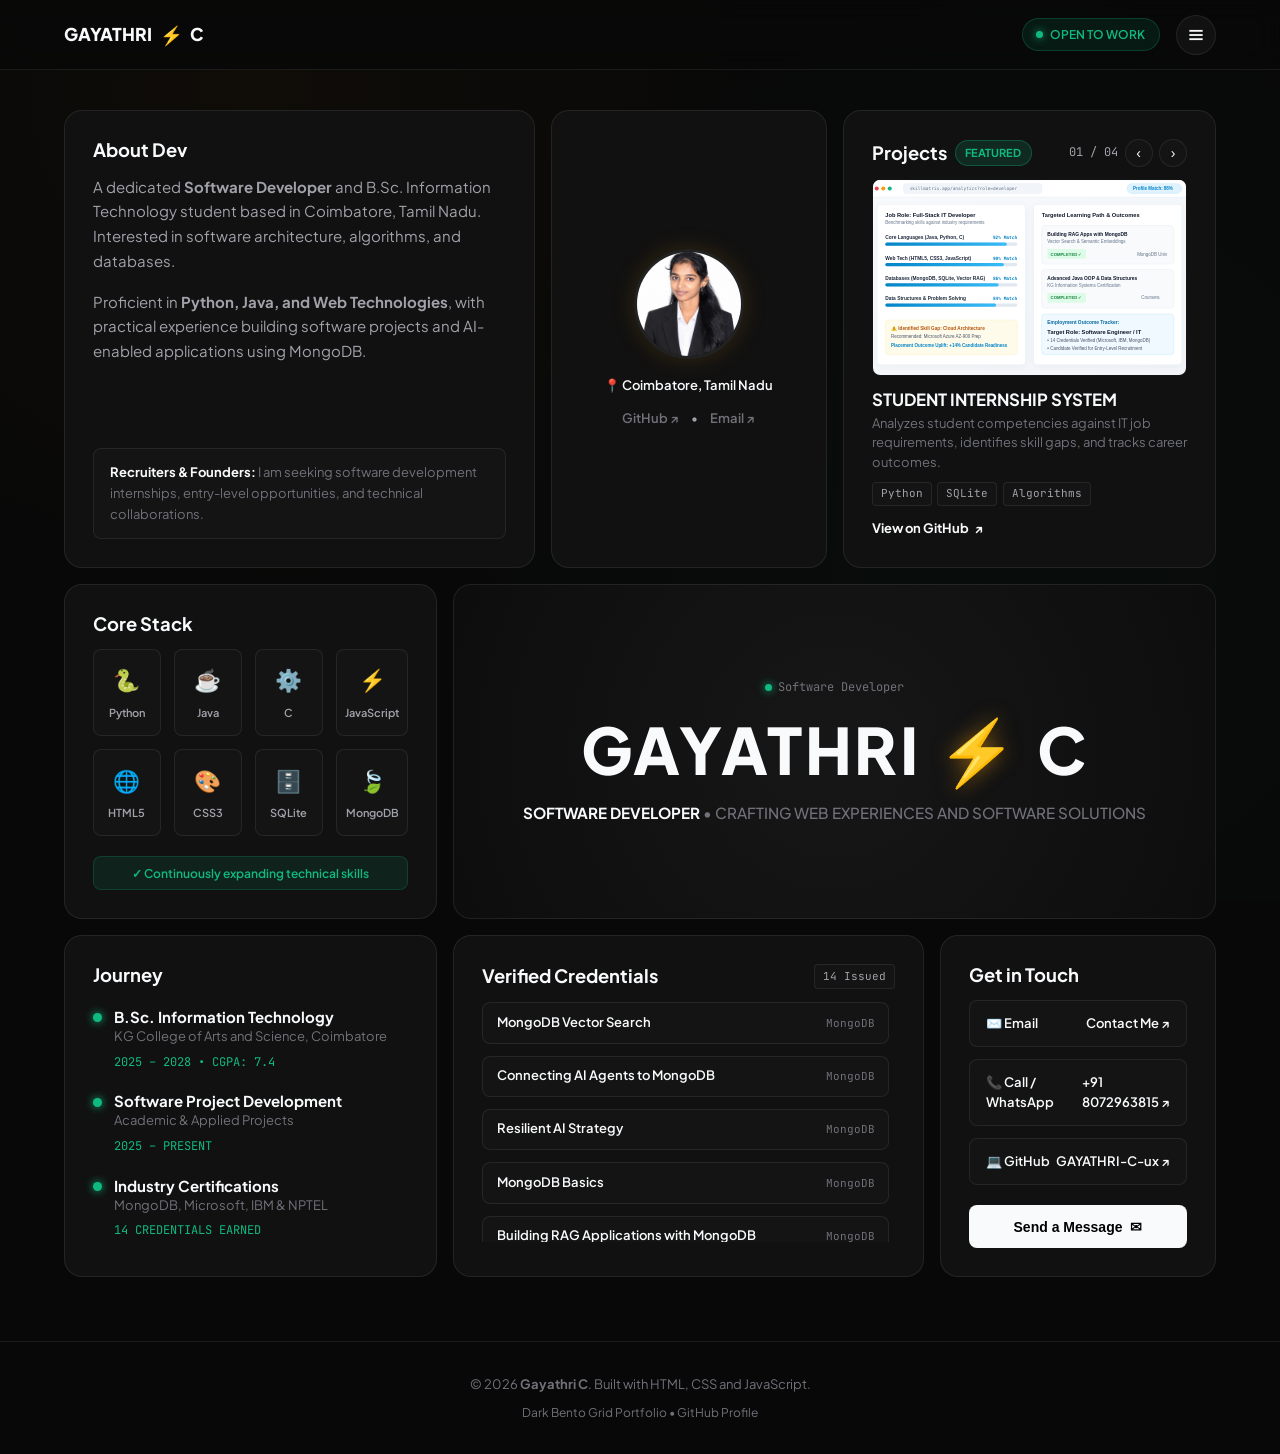
<file: index.html>
<!DOCTYPE html>
<html lang="en">
<head>
  <meta charset="UTF-8">
  <meta name="viewport" content="width=device-width, initial-scale=1.0">

  <title>Gayathri C • Software Developer</title>
  <meta name="description" content="Portfolio of Gayathri C, Software Developer and B.Sc. Information Technology student from Coimbatore, Tamil Nadu.">

  <meta name="author" content="Gayathri C">
  <meta name="theme-color" content="#080808">

  <meta property="og:type" content="website">
  <meta property="og:title" content="Gayathri C • Software Developer">
  <meta property="og:description" content="Explore my software projects, skills, and certifications.">
  <meta property="og:image" content="assets/images/gayathri-photo.jpg">

  <link rel="icon" type="image/svg+xml" href="assets/images/favicon.svg">

  <link rel="preconnect" href="https://fonts.googleapis.com">
  <link rel="preconnect" href="https://fonts.gstatic.com" crossorigin>

  <link href="https://fonts.googleapis.com/css2?family=JetBrains+Mono:wght@400;500;600;700&family=Plus+Jakarta+Sans:wght@400;500;600;700;800;900&display=swap" rel="stylesheet">

  <link rel="stylesheet" href="css/style.css">
</head>

<body>

  <a href="#main-content" class="skip-link">Skip to main content</a>

  <!-- Header -->
  <header class="site-header" id="site-header">
    <div class="container header-container">

      <a href="#main-content" class="brand-badge" aria-label="Gayathri C Home">
        <span>GAYATHRI</span>
        <span class="bolt-icon" aria-hidden="true">⚡</span>
        <span>C</span>
      </a>

      <div class="header-right">
        <div class="status-indicator-pill">
          <span class="status-dot-pulse"></span>
          <span>OPEN TO WORK</span>
        </div>

        <button type="button"
          class="slider-menu-btn"
          id="slider-menu-toggle"
          aria-label="Open navigation menu"
          aria-expanded="false"
          aria-controls="slider-drawer-panel">

          <svg width="20" height="20" viewBox="0 0 24 24"
            fill="none" stroke="currentColor" stroke-width="2.2">
            <line x1="4" y1="7" x2="20" y2="7"></line>
            <line x1="4" y1="12" x2="20" y2="12"></line>
            <line x1="4" y1="17" x2="20" y2="17"></line>
          </svg>

        </button>
      </div>
    </div>
  </header>

  <!-- Navigation Drawer -->
  <div class="drawer-backdrop" id="slider-drawer-backdrop" aria-hidden="true">

    <aside class="drawer-panel" id="slider-drawer-panel"
      role="dialog" aria-modal="true" aria-label="Quick Navigation">

      <div class="drawer-top">
        <div class="brand-badge">
          <span>GAYATHRI</span>
          <span class="bolt-icon">⚡</span>
          <span>C</span>
        </div>

        <button type="button" class="drawer-close"
          id="slider-close-btn" aria-label="Close menu">&times;</button>
      </div>

      <nav class="drawer-nav" aria-label="Navigation Links">
        <a href="#card-about" class="drawer-link slider-nav-link">01 About Dev</a>
        <a href="#card-projects" class="drawer-link slider-nav-link">02 Projects</a>
        <a href="#card-stack" class="drawer-link slider-nav-link">03 Core Stack</a>
        <a href="#card-journey" class="drawer-link slider-nav-link">04 Education</a>
        <a href="#card-certifications" class="drawer-link slider-nav-link">05 Certifications</a>
        <a href="#card-contact" class="drawer-link slider-nav-link">06 Contact</a>
      </nav>

      <div class="drawer-contact-info">
        <h4>Direct Contact</h4>
        <a href="mailto:cgayathri286@gmail.com" class="drawer-contact-item">
          ✉️ cgayathri286@gmail.com
        </a>
        <a href="tel:+918072963815" class="drawer-contact-item">
          📞 +91 8072963815
        </a>
        <a href="https://github.com/GAYATHRI-C-ux"
          target="_blank" rel="noopener noreferrer"
          class="drawer-contact-item">
          💻 GitHub Profile ↗
        </a>
        <p>📍 Coimbatore, Tamil Nadu, India</p>
      </div>

    </aside>
  </div>

  <!-- Main Content -->
  <main id="main-content" class="bento-section">
    <div class="container">
      <div class="bento-grid">

        <!-- About -->
        <article class="bento-card card-about" id="card-about">
          <h2 class="card-title">About Dev</h2>

          <p>
            A dedicated <strong>Software Developer</strong> and B.Sc.
            Information Technology student based in Coimbatore, Tamil Nadu.
            Interested in software architecture, algorithms, and databases.
          </p>

          <p>
            Proficient in <strong>Python, Java, and Web Technologies</strong>,
            with practical experience building software projects and
            AI-enabled applications using MongoDB.
          </p>

          <div class="recruiter-note-box">
            <strong>Recruiters &amp; Founders:</strong>
            I am seeking software development internships, entry-level
            opportunities, and technical collaborations.
          </div>
        </article>

        <!-- Profile Photo -->
        <section class="bento-card card-photo-hero"
          id="card-photo-hero" aria-label="Gayathri Profile">

          <div class="hero-avatar-ring">
            <img src="assets/images/gayathri-photo.jpg"
              alt="Portrait of Gayathri C" class="hero-avatar-img">
          </div>

          <div class="avatar-location">
            📍 Coimbatore, Tamil Nadu
          </div>

          <div class="avatar-links">
            <a href="https://github.com/GAYATHRI-C-ux"
              target="_blank" rel="noopener noreferrer">
              GitHub ↗
            </a>

            <span>•</span>

            <a href="mailto:cgayathri286@gmail.com">Email ↗</a>
          </div>
        </section>

        <!-- Projects Slider -->
        <article class="bento-card card-projects-slider" id="card-projects">

          <div class="project-slider-top">
            <div style="display:flex;align-items:center;gap:0.5rem">
              <h3 class="card-title" style="margin-bottom:0">Projects</h3>
              <span class="ai-badge-pill" id="slider-badge">Featured</span>
            </div>

            <div class="slider-controls">
              <span id="slider-counter"
                style="font-family:var(--font-mono);font-size:0.75rem">
                01 / 04
              </span>

              <button type="button" class="slider-arrow-btn"
                id="slider-prev-btn" aria-label="Previous project">‹</button>

              <button type="button" class="slider-arrow-btn"
                id="slider-next-btn" aria-label="Next project">›</button>
            </div>
          </div>

          <div class="project-slides-viewport" id="project-slides-viewport">

            <!-- Project 1 -->
            <div class="project-slide-item active"
              data-index="0"
              data-badge="FEATURED"
              data-id="skillgap"
              data-title="STUDENT INTERNSHIP SYSTEM"
              data-desc="Analyzes student competencies against IT job requirements, identifies skill gaps, and tracks career outcomes."
              data-tags="Python,SQLite,Algorithms">

              <img src="assets/images/project-skill-gap.svg"
                alt="STUDENT INTERNSHIP SYSTEM"
                class="project-slide-img">
            </div>

            <!-- Project 2 -->
            <div class="project-slide-item"
              data-index="1"
              data-badge="AI &amp; RAG"
              data-id="mongoai"
              data-title="AI Applications with MongoDB Vector Search"
              data-desc="Uses MongoDB Atlas vector indexes for semantic search and Retrieval-Augmented Generation applications."
              data-tags="MongoDB Atlas,Vector Search,Python,RAG">

              <img src="assets/images/project-mongodb-ai.svg"
                alt="MongoDB AI Vector Search Project"
                class="project-slide-img">
            </div>

            <!-- Project 3 -->
            <div class="project-slide-item"
              data-index="2"
              data-badge="WEB APP"
              data-id="ecom"
              data-title="Modern Web &amp; E-Commerce Storefront"
              data-desc="A web storefront with category filtering, shopping cart management, and checkout simulation."
              data-tags="HTML5,CSS3,JavaScript,LocalStorage">

              <img src="assets/images/project-ecommerce.svg"
                alt="E-Commerce Storefront Project"
                class="project-slide-img">
            </div>

            <!-- Project 4: UPDATED PROJECT NAME -->
            <div class="project-slide-item"
              data-index="3"
              data-badge="JAVA OOP"
              data-id="intern"
              data-title="Student Internship Management System"
              data-desc="A Java console application that allows students to apply for internships and administrators to approve or reject applications. Demonstrates classes, objects, Scanner input, and conditional logic."
              data-tags="Java,OOP,Scanner,Conditional Logic"
              data-page="projects/student-internship.html">

              <img src="assets/images/project-internship.svg"
                alt="Student Internship Management System"
                class="project-slide-img">
            </div>

          </div>

          <!-- Project Details -->
          <div class="slider-project-info">

            <h4 class="slider-project-title" id="slider-info-title">
              STUDENT INTERNSHIP SYSTEM
            </h4>

            <p class="slider-project-desc" id="slider-info-desc">
              Analyzes student competencies against IT job requirements.
            </p>

            <div class="slider-project-tags" id="slider-info-tags">
              <span class="tag-pill">Python</span>
              <span class="tag-pill">SQLite</span>
              <span class="tag-pill">Algorithms</span>
            </div>

            <a href="https://github.com/GAYATHRI-C-ux/Student-Internship-System"
              target="_blank"
              rel="noopener noreferrer"
              class="project-link-btn"
              id="student-internship-github-link">
              <span>View on GitHub</span>
              <span>↗</span>
            </a>

          </div>
        </article>

        <!-- Core Stack -->
        <article class="bento-card card-stack" id="card-stack">
          <h3 class="card-title">Core Stack</h3>

          <div class="stack-icons-grid">
            <div class="stack-item">
              <div class="stack-icon">🐍</div>
              <span class="stack-name">Python</span>
            </div>

            <div class="stack-item">
              <div class="stack-icon">☕</div>
              <span class="stack-name">Java</span>
            </div>

            <div class="stack-item">
              <div class="stack-icon">⚙️</div>
              <span class="stack-name">C</span>
            </div>

            <div class="stack-item">
              <div class="stack-icon">⚡</div>
              <span class="stack-name">JavaScript</span>
            </div>

            <div class="stack-item">
              <div class="stack-icon">🌐</div>
              <span class="stack-name">HTML5</span>
            </div>

            <div class="stack-item">
              <div class="stack-icon">🎨</div>
              <span class="stack-name">CSS3</span>
            </div>

            <div class="stack-item">
              <div class="stack-icon">🗄️</div>
              <span class="stack-name">SQLite</span>
            </div>

            <div class="stack-item">
              <div class="stack-icon">🍃</div>
              <span class="stack-name">MongoDB</span>
            </div>
          </div>

          <div class="stack-badge-footer">
            ✓ Continuously expanding technical skills
          </div>
        </article>

        <!-- Identity Banner -->
        <article class="bento-card card-identity-banner"
          id="card-identity-banner">

          <div class="live-view-count">
            <span class="status-dot-pulse"></span>
            <span>Software Developer</span>
          </div>

          <h1 class="banner-huge-name">
            GAYATHRI <span class="bolt-symbol">⚡</span> C
          </h1>

          <p class="banner-slogan">
            <strong>SOFTWARE DEVELOPER</strong>
            • CRAFTING WEB EXPERIENCES AND SOFTWARE SOLUTIONS
          </p>
        </article>

        <!-- Education -->
        <article class="bento-card card-journey" id="card-journey">
          <h3 class="card-title">Journey</h3>

          <div class="journey-timeline">

            <div class="journey-item">
              <div class="timeline-dot"></div>
              <div class="journey-content">
                <h4>B.Sc. Information Technology</h4>
                <p class="journey-org">
                  KG College of Arts and Science, Coimbatore
                </p>
                <span class="journey-date">2025 – 2028 • CGPA: 7.4</span>
              </div>
            </div>

            <div class="journey-item">
              <div class="timeline-dot"></div>
              <div class="journey-content">
                <h4>Software Project Development</h4>
                <p class="journey-org">Academic &amp; Applied Projects</p>
                <span class="journey-date">2025 – PRESENT</span>
              </div>
            </div>

            <div class="journey-item">
              <div class="timeline-dot"></div>
              <div class="journey-content">
                <h4>Industry Certifications</h4>
                <p class="journey-org">MongoDB, Microsoft, IBM &amp; NPTEL</p>
                <span class="journey-date">14 CREDENTIALS EARNED</span>
              </div>
            </div>

          </div>
        </article>

        <!-- Certifications -->
        <article class="bento-card card-certifications"
          id="card-certifications">

          <div style="display:flex;align-items:center;justify-content:space-between;margin-bottom:0.85rem">
            <h3 class="card-title" style="margin-bottom:0">
              Verified Credentials
            </h3>
            <span class="tag-pill">14 Issued</span>
          </div>

          <div class="cert-scroll-list" role="region"
            aria-label="Certifications">

            <div class="cert-mini-row">
              <span class="cert-name-text">MongoDB Vector Search</span>
              <span class="cert-tag-issuer">MongoDB</span>
            </div>

            <div class="cert-mini-row">
              <span class="cert-name-text">Connecting AI Agents to MongoDB</span>
              <span class="cert-tag-issuer">MongoDB</span>
            </div>

            <div class="cert-mini-row">
              <span class="cert-name-text">Resilient AI Strategy</span>
              <span class="cert-tag-issuer">MongoDB</span>
            </div>

            <div class="cert-mini-row">
              <span class="cert-name-text">MongoDB Basics</span>
              <span class="cert-tag-issuer">MongoDB</span>
            </div>

            <div class="cert-mini-row">
              <span class="cert-name-text">Building RAG Applications with MongoDB</span>
              <span class="cert-tag-issuer">MongoDB</span>
            </div>

            <div class="cert-mini-row">
              <span class="cert-name-text">Microsoft Azure Fundamentals (AZ-900)</span>
              <span class="cert-tag-issuer">Microsoft</span>
            </div>

            <div class="cert-mini-row">
              <span class="cert-name-text">Microsoft Secure Networking</span>
              <span class="cert-tag-issuer">Microsoft</span>
            </div>

            <div class="cert-mini-row">
              <span class="cert-name-text">IBM Cybersecurity Roles &amp; Operating Systems</span>
              <span class="cert-tag-issuer">IBM</span>
            </div>

            <div class="cert-mini-row">
              <span class="cert-name-text">Web Development (HTML, CSS, JS)</span>
              <span class="cert-tag-issuer">IBM</span>
            </div>

            <div class="cert-mini-row">
              <span class="cert-name-text">Advanced Java Programming</span>
              <span class="cert-tag-issuer">KGISL MicroCollege</span>
            </div>

            <div class="cert-mini-row">
              <span class="cert-name-text">Object-Oriented Programming in Java</span>
              <span class="cert-tag-issuer">Coursera</span>
            </div>

            <div class="cert-mini-row">
              <span class="cert-name-text">Linux &amp; Systems Security Fundamentals</span>
              <span class="cert-tag-issuer">Pearson</span>
            </div>

            <div class="cert-mini-row">
              <span class="cert-name-text">Process Mining Fundamentals</span>
              <span class="cert-tag-issuer">Celonis</span>
            </div>

            <div class="cert-mini-row">
              <span class="cert-name-text">Systems Security Principles</span>
              <span class="cert-tag-issuer">NPTEL / IIT Indore</span>
            </div>

          </div>
        </article>

        <!-- Contact -->
        <article class="bento-card card-contact-action" id="card-contact">

          <div>
            <h3 class="card-title">Get in Touch</h3>

            <div class="contact-quick-links">

              <a href="mailto:cgayathri286@gmail.com"
                class="quick-contact-btn">
                <span>✉️ Email</span>
                <span>Contact Me ↗</span>
              </a>

              <a href="tel:+918072963815"
                class="quick-contact-btn">
                <span>📞 Call / WhatsApp</span>
                <span>+91 8072963815 ↗</span>
              </a>

              <a href="https://github.com/GAYATHRI-C-ux/Student-Internship-System"
                target="_blank" rel="noopener noreferrer"
                class="quick-contact-btn">
                <span>💻 GitHub</span>
                <span>GAYATHRI-C-ux ↗</span>
              </a>

            </div>
          </div>

          <button type="button" class="btn-message-launch"
            id="btn-open-contact-modal">
            <span>Send a Message</span>
            <span>✉</span>
          </button>

        </article>

      </div>
    </div>
  </main>

  <!-- Footer -->
  <footer class="site-footer">
    <div class="container">
      <p>
        &copy; <span id="current-year">2026</span>
        <strong>Gayathri C</strong>.
        Built with HTML, CSS and JavaScript.
      </p>

      <p style="margin-top:0.5rem;font-size:0.75rem">
        Dark Bento Grid Portfolio •
        <a href="https://github.com/GAYATHRI-C-ux"
          target="_blank" rel="noopener noreferrer">
          GitHub Profile
        </a>
      </p>
    </div>
  </footer>

  <!-- Contact Modal -->
  <div class="modal-backdrop" id="contact-modal"
    role="dialog" aria-modal="true"
    aria-labelledby="contact-modal-title" aria-hidden="true">

    <div class="modal-dialog">

      <button type="button" class="modal-close-btn"
        id="contact-modal-close" aria-label="Close dialog">
        &times;
      </button>

      <h3 id="contact-modal-title">Let's Connect</h3>

      <p>
        Complete this form to prepare an email to
        cgayathri286@gmail.com.
      </p>

      <form id="contact-form" novalidate>

        <div class="form-group">
          <label for="contact-name" class="form-label">Your Name *</label>
          <input type="text" id="contact-name" class="form-input"
            placeholder="Enter your name" required autocomplete="name">
        </div>

        <div class="form-group">
          <label for="contact-email" class="form-label">Your Email *</label>
          <input type="email" id="contact-email" class="form-input"
            placeholder="Enter your email" required autocomplete="email">
        </div>

        <div class="form-group">
          <label for="contact-subject" class="form-label">Inquiry Topic</label>
          <select id="contact-subject" class="form-select">
            <option value="Internship / Full-time Opportunity">
              Software Developer Internship / Role
            </option>
            <option value="Freelance Web Project">
              Website or Web Application Project
            </option>
            <option value="Technical Collaboration">
              Technical Collaboration / AI Project
            </option>
            <option value="General Question">General Inquiry</option>
          </select>
        </div>

        <div class="form-group">
          <label for="contact-msg" class="form-label">Message *</label>
          <textarea id="contact-msg" class="form-textarea"
            rows="4" placeholder="Enter your message" required></textarea>
        </div>

        <button type="submit" class="btn-message-launch">
          <span>Send via Email Client</span>
          <span>↗</span>
        </button>

      </form>
    </div>
  </div>

  <!-- Project Details Modal -->
  <div class="modal-backdrop" id="project-modal"
    role="dialog" aria-modal="true"
    aria-labelledby="project-modal-title" aria-hidden="true">

    <div class="modal-dialog">

      <button type="button" class="modal-close-btn"
        id="project-modal-close" aria-label="Close project dialog">
        &times;
      </button>

      <div id="project-modal-content"></div>

    </div>
  </div>

  <!-- Notification -->
  <div class="toast" id="toast" role="status" aria-live="polite">
    <span>⚡</span>
    <span id="toast-message">Notification message</span>
  </div>

  <script src="js/script.js"></script>

</body>
</html>
</file>
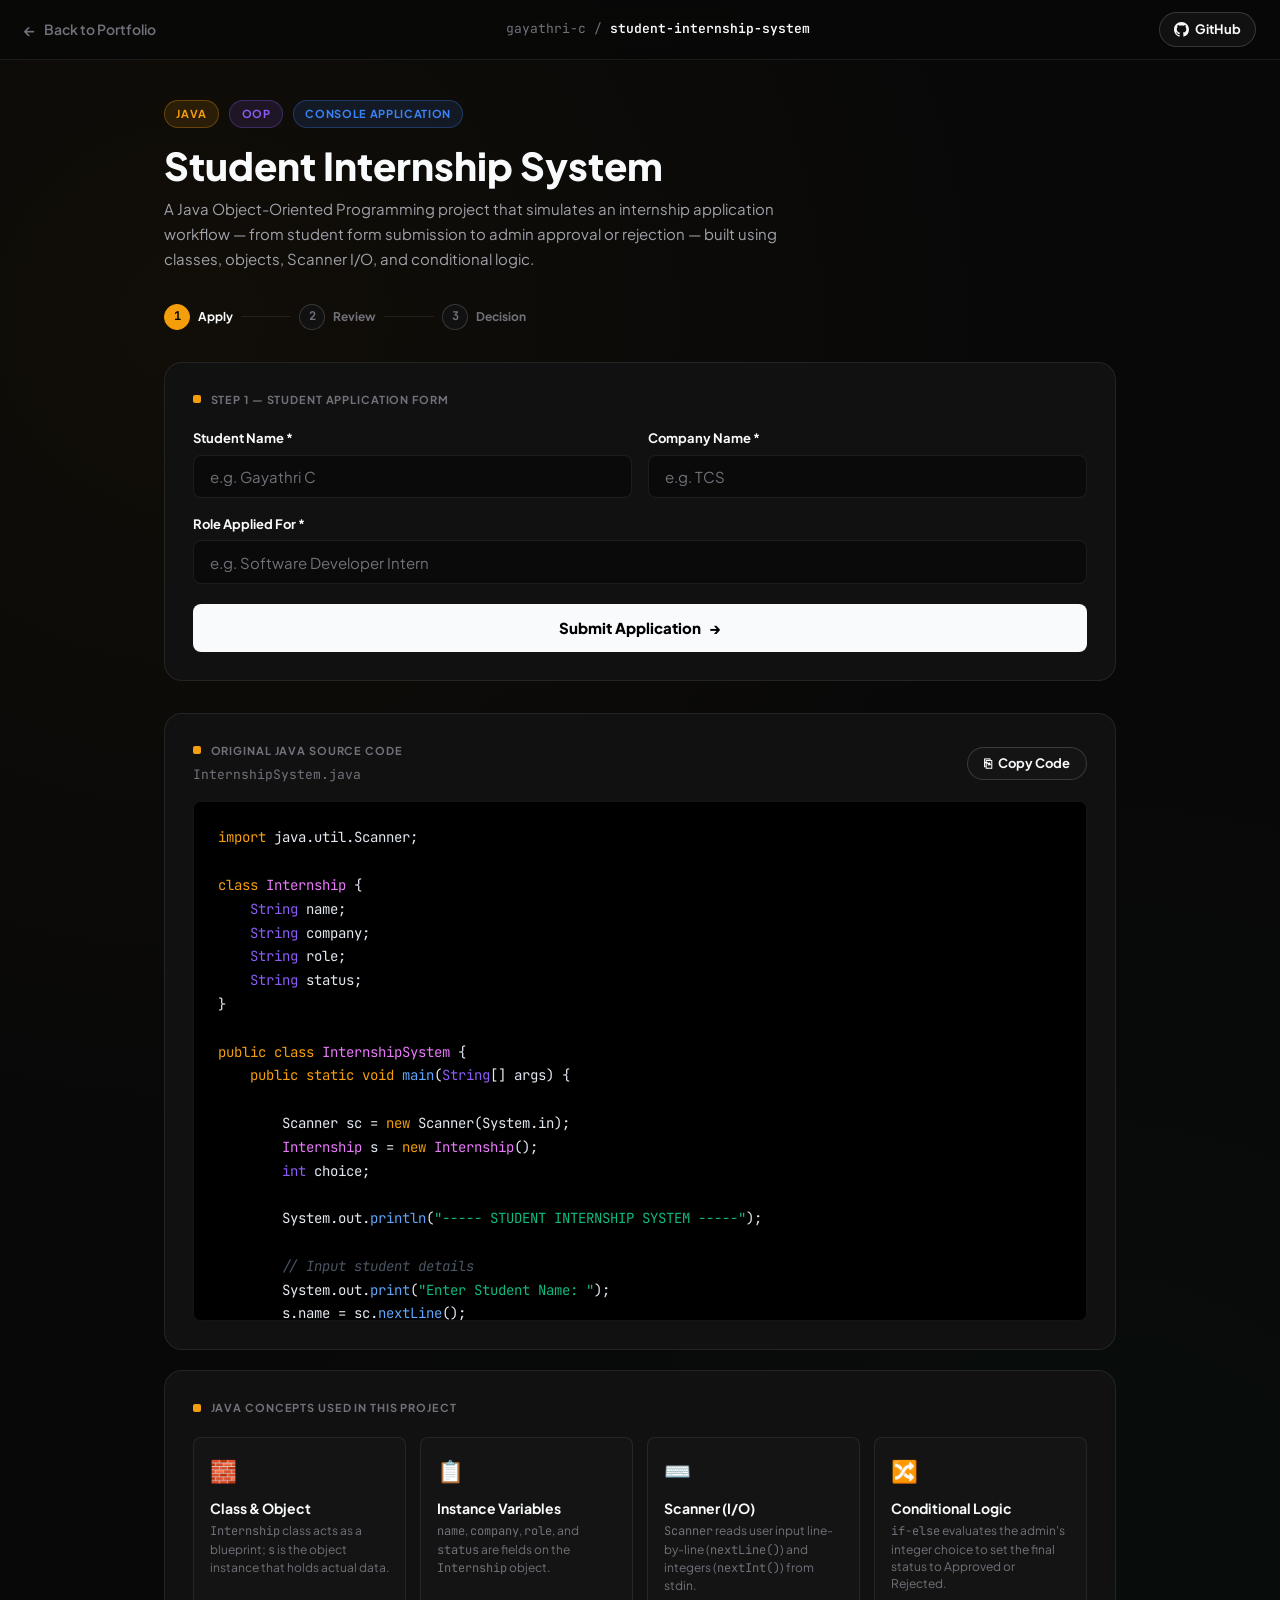
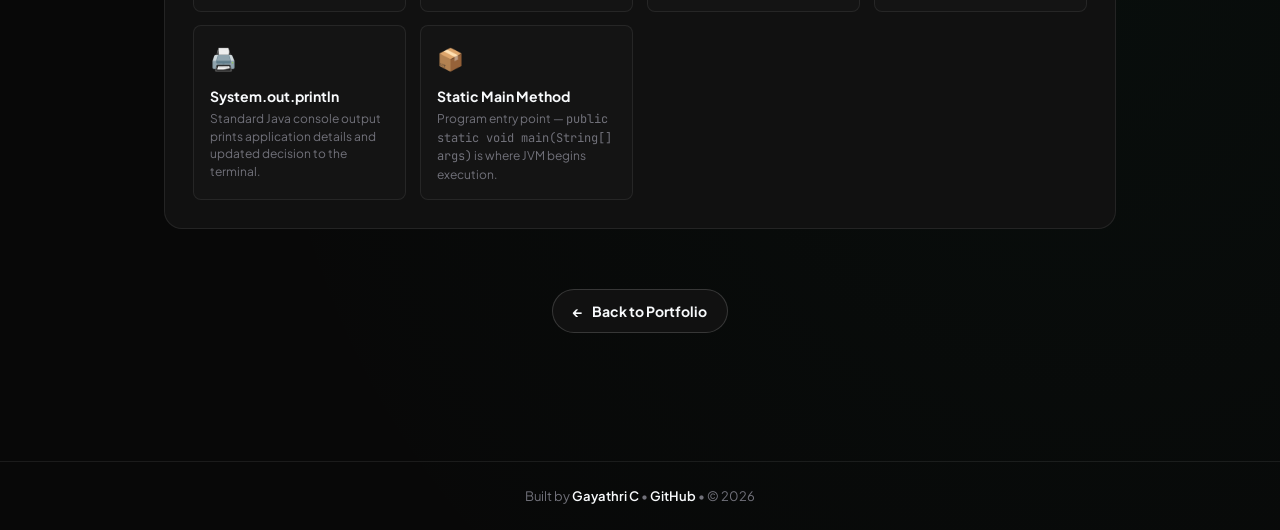
<file: projects/student-internship.html>
<!DOCTYPE html>
<html lang="en">
<head>
  <meta charset="UTF-8">
  <meta name="viewport" content="width=device-width, initial-scale=1.0">
  <title>Student Internship System — Gayathri C</title>
  <meta name="description" content="Student Internship System — Java OOP project by Gayathri C. Interactive web demo with live application submission and admin review.">
  <link rel="icon" type="image/svg+xml" href="../assets/images/favicon.svg">
  <link rel="preconnect" href="https://fonts.googleapis.com">
  <link rel="preconnect" href="https://fonts.gstatic.com" crossorigin>
  <link href="https://fonts.googleapis.com/css2?family=JetBrains+Mono:wght@400;500;600;700&family=Plus+Jakarta+Sans:wght@400;500;600;700;800;900&display=swap" rel="stylesheet">
  <style>
    /* =========================================================
       CSS CUSTOM PROPERTIES — matches portfolio dark theme
       ========================================================= */
    :root {
      --bg-page:         #080808;
      --bg-card:         #111111;
      --bg-card-hover:   #161616;
      --bg-subtle:       #141414;
      --bg-input:        #0a0a0a;
      --text-title:      #f8fafc;
      --text-body:       #a1a1aa;
      --text-muted:      #71717a;
      --accent-gold:     #f59e0b;
      --accent-green:    #10b981;
      --accent-red:      #ef4444;
      --accent-blue:     #3b82f6;
      --accent-purple:   #8b5cf6;
      --border-subtle:   rgba(255,255,255,0.08);
      --border-medium:   rgba(255,255,255,0.16);
      --font-sans:       'Plus Jakarta Sans', -apple-system, sans-serif;
      --font-mono:       'JetBrains Mono', monospace;
      --radius-card:     18px;
      --radius-sm:       8px;
      --radius-pill:     9999px;
      --transition:      250ms ease;
    }

    /* =========================================================
       BASE RESET
       ========================================================= */
    *, *::before, *::after { box-sizing: border-box; margin: 0; padding: 0; }
    html { font-size: 16px; scroll-behavior: smooth; -webkit-font-smoothing: antialiased; }
    body {
      font-family: var(--font-sans);
      background-color: var(--bg-page);
      color: var(--text-body);
      line-height: 1.6;
      min-height: 100vh;
      background-image:
        radial-gradient(circle at 15% 15%, rgba(245,158,11,0.04) 0%, transparent 40%),
        radial-gradient(circle at 85% 75%, rgba(16,185,129,0.03) 0%, transparent 45%);
    }
    h1, h2, h3, h4 { color: var(--text-title); line-height: 1.25; font-weight: 700; }
    a { color: inherit; text-decoration: none; }
    button { font-family: var(--font-sans); cursor: pointer; }
    code, pre { font-family: var(--font-mono); }

    /* =========================================================
       STICKY HEADER
       ========================================================= */
    .page-header {
      position: sticky;
      top: 0;
      z-index: 100;
      background: rgba(8,8,8,0.9);
      backdrop-filter: blur(12px);
      border-bottom: 1px solid var(--border-subtle);
      padding: 0 1.5rem;
      height: 60px;
      display: flex;
      align-items: center;
      justify-content: space-between;
    }
    .header-back-link {
      display: inline-flex;
      align-items: center;
      gap: 0.5rem;
      font-size: 0.875rem;
      font-weight: 600;
      color: var(--text-muted);
      transition: color var(--transition);
    }
    .header-back-link:hover { color: var(--text-title); }
    .header-back-link .arrow { font-size: 1rem; }
    .header-breadcrumb {
      font-size: 0.8125rem;
      color: var(--text-muted);
      font-family: var(--font-mono);
    }
    .header-breadcrumb span { color: var(--text-title); font-weight: 600; }
    .header-github-link {
      display: inline-flex;
      align-items: center;
      gap: 0.4rem;
      font-size: 0.8125rem;
      font-weight: 700;
      color: var(--text-title);
      padding: 0.4rem 0.85rem;
      border: 1px solid var(--border-medium);
      border-radius: var(--radius-pill);
      background: var(--bg-card);
      transition: all var(--transition);
    }
    .header-github-link:hover { background: var(--bg-card-hover); border-color: rgba(255,255,255,0.25); }

    /* =========================================================
       PAGE LAYOUT
       ========================================================= */
    .page-container {
      max-width: 1000px;
      margin: 0 auto;
      padding: 2.5rem 1.5rem 5rem;
    }

    /* =========================================================
       PROJECT HERO BANNER
       ========================================================= */
    .project-hero {
      margin-bottom: 2rem;
    }
    .project-meta-row {
      display: flex;
      align-items: center;
      gap: 0.65rem;
      flex-wrap: wrap;
      margin-bottom: 1rem;
    }
    .meta-badge {
      font-size: 0.6875rem;
      font-weight: 700;
      text-transform: uppercase;
      letter-spacing: 0.06em;
      padding: 0.25rem 0.7rem;
      border-radius: var(--radius-pill);
    }
    .meta-badge.java { background: rgba(245,158,11,0.12); color: var(--accent-gold); border: 1px solid rgba(245,158,11,0.3); }
    .meta-badge.oop { background: rgba(139,92,246,0.12); color: var(--accent-purple); border: 1px solid rgba(139,92,246,0.3); }
    .meta-badge.console { background: rgba(59,130,246,0.12); color: var(--accent-blue); border: 1px solid rgba(59,130,246,0.3); }
    .project-title {
      font-size: clamp(1.6rem, 4vw, 2.4rem);
      font-weight: 900;
      color: var(--text-title);
      margin-bottom: 0.6rem;
      line-height: 1.15;
    }
    .project-subtitle {
      font-size: 0.9375rem;
      color: var(--text-body);
      max-width: 620px;
      line-height: 1.65;
    }

    /* =========================================================
       SECTION CARDS
       ========================================================= */
    .section-card {
      background: var(--bg-card);
      border: 1px solid var(--border-subtle);
      border-radius: var(--radius-card);
      padding: 1.75rem;
      margin-bottom: 1.25rem;
      transition: border-color var(--transition);
    }
    .section-card:hover { border-color: var(--border-medium); }

    .section-label {
      display: flex;
      align-items: center;
      gap: 0.6rem;
      font-size: 0.6875rem;
      font-weight: 700;
      text-transform: uppercase;
      letter-spacing: 0.08em;
      color: var(--text-muted);
      margin-bottom: 1.25rem;
    }
    .section-label::before {
      content: '';
      display: block;
      width: 8px;
      height: 8px;
      border-radius: 2px;
      background: var(--accent-gold);
    }

    /* =========================================================
       INTERNSHIP APPLICATION FORM (STEP 1)
       ========================================================= */
    .form-grid {
      display: grid;
      grid-template-columns: 1fr 1fr;
      gap: 1rem;
      margin-bottom: 1.25rem;
    }
    .form-group {
      display: flex;
      flex-direction: column;
      gap: 0.35rem;
    }
    .form-group.full { grid-column: 1 / -1; }
    .form-label {
      font-size: 0.8125rem;
      font-weight: 700;
      color: var(--text-title);
    }
    .form-input {
      width: 100%;
      padding: 0.7rem 1rem;
      background: var(--bg-input);
      border: 1px solid var(--border-subtle);
      border-radius: var(--radius-sm);
      color: var(--text-title);
      font-family: var(--font-sans);
      font-size: 0.9375rem;
      transition: border-color var(--transition);
    }
    .form-input::placeholder { color: var(--text-muted); }
    .form-input:focus {
      outline: none;
      border-color: var(--accent-gold);
      box-shadow: 0 0 0 3px rgba(245,158,11,0.08);
    }
    .btn-submit {
      width: 100%;
      padding: 0.9rem;
      background: var(--text-title);
      color: #000;
      border: none;
      border-radius: var(--radius-sm);
      font-weight: 800;
      font-size: 0.9375rem;
      display: flex;
      align-items: center;
      justify-content: center;
      gap: 0.5rem;
      transition: background var(--transition), transform 120ms ease;
    }
    .btn-submit:hover { background: #e2e8f0; }
    .btn-submit:active { transform: scale(0.98); }
    .btn-submit:disabled { opacity: 0.4; cursor: not-allowed; }

    /* =========================================================
       APPLICATION SUMMARY (STEP 2 — shown after submit)
       ========================================================= */
    .app-summary {
      display: none;
    }
    .app-summary.visible { display: block; }

    .summary-table {
      width: 100%;
      border-collapse: collapse;
      margin-bottom: 1.25rem;
    }
    .summary-table tr { border-bottom: 1px solid var(--border-subtle); }
    .summary-table tr:last-child { border-bottom: none; }
    .summary-table td {
      padding: 0.65rem 0;
      font-size: 0.9375rem;
    }
    .summary-table td:first-child {
      font-family: var(--font-mono);
      font-size: 0.8125rem;
      color: var(--text-muted);
      width: 130px;
    }
    .summary-table td:last-child {
      font-weight: 600;
      color: var(--text-title);
    }

    .status-badge {
      display: inline-flex;
      align-items: center;
      gap: 0.4rem;
      padding: 0.3rem 0.85rem;
      border-radius: var(--radius-pill);
      font-size: 0.8125rem;
      font-weight: 700;
    }
    .status-badge.pending {
      background: rgba(245,158,11,0.12);
      color: var(--accent-gold);
      border: 1px solid rgba(245,158,11,0.3);
    }
    .status-badge.approved {
      background: rgba(16,185,129,0.12);
      color: var(--accent-green);
      border: 1px solid rgba(16,185,129,0.3);
    }
    .status-badge.rejected {
      background: rgba(239,68,68,0.12);
      color: var(--accent-red);
      border: 1px solid rgba(239,68,68,0.3);
    }
    .status-dot {
      width: 7px;
      height: 7px;
      border-radius: 50%;
    }
    .status-badge.pending .status-dot { background: var(--accent-gold); box-shadow: 0 0 6px var(--accent-gold); }
    .status-badge.approved .status-dot { background: var(--accent-green); box-shadow: 0 0 6px var(--accent-green); }
    .status-badge.rejected .status-dot { background: var(--accent-red); box-shadow: 0 0 6px var(--accent-red); }

    /* =========================================================
       ADMIN REVIEW SECTION (STEP 3)
       ========================================================= */
    .admin-section { display: none; }
    .admin-section.visible { display: block; }

    .admin-review-box {
      background: var(--bg-subtle);
      border: 1px solid var(--border-subtle);
      border-radius: var(--radius-sm);
      padding: 1.25rem;
      margin-bottom: 1.25rem;
      font-family: var(--font-mono);
      font-size: 0.8125rem;
      color: var(--text-body);
      line-height: 1.8;
    }
    .review-line-key { color: var(--text-muted); }
    .review-line-val { color: var(--text-title); font-weight: 600; }

    .admin-btn-row {
      display: grid;
      grid-template-columns: 1fr 1fr;
      gap: 0.85rem;
      margin-bottom: 1.25rem;
    }
    .btn-approve {
      padding: 0.85rem;
      background: rgba(16,185,129,0.12);
      color: var(--accent-green);
      border: 1px solid rgba(16,185,129,0.35);
      border-radius: var(--radius-sm);
      font-weight: 800;
      font-size: 0.9375rem;
      transition: all var(--transition);
    }
    .btn-approve:hover { background: rgba(16,185,129,0.22); }
    .btn-approve:active { transform: scale(0.98); }
    .btn-reject {
      padding: 0.85rem;
      background: rgba(239,68,68,0.10);
      color: var(--accent-red);
      border: 1px solid rgba(239,68,68,0.3);
      border-radius: var(--radius-sm);
      font-weight: 800;
      font-size: 0.9375rem;
      transition: all var(--transition);
    }
    .btn-reject:hover { background: rgba(239,68,68,0.2); }
    .btn-reject:active { transform: scale(0.98); }

    /* =========================================================
       FINAL STATUS RESULT (STEP 4)
       ========================================================= */
    .final-status-card {
      display: none;
      padding: 1.5rem;
      border-radius: var(--radius-sm);
      text-align: center;
      margin-top: 0;
    }
    .final-status-card.approved {
      display: block;
      background: rgba(16,185,129,0.07);
      border: 1px solid rgba(16,185,129,0.25);
    }
    .final-status-card.rejected {
      display: block;
      background: rgba(239,68,68,0.07);
      border: 1px solid rgba(239,68,68,0.25);
    }
    .final-status-icon { font-size: 2.5rem; margin-bottom: 0.65rem; }
    .final-status-label {
      font-size: 0.75rem;
      font-weight: 700;
      text-transform: uppercase;
      letter-spacing: 0.08em;
      color: var(--text-muted);
      margin-bottom: 0.3rem;
    }
    .final-status-text {
      font-size: 1.5rem;
      font-weight: 900;
      margin-bottom: 0.5rem;
    }
    .final-status-card.approved .final-status-text { color: var(--accent-green); }
    .final-status-card.rejected .final-status-text { color: var(--accent-red); }
    .final-status-note { font-size: 0.8125rem; color: var(--text-muted); }

    .btn-reset {
      display: inline-flex;
      align-items: center;
      gap: 0.45rem;
      margin-top: 1.25rem;
      padding: 0.6rem 1.25rem;
      background: var(--bg-card);
      color: var(--text-title);
      border: 1px solid var(--border-medium);
      border-radius: var(--radius-pill);
      font-size: 0.875rem;
      font-weight: 700;
      transition: all var(--transition);
    }
    .btn-reset:hover { background: var(--bg-card-hover); }

    /* =========================================================
       SOURCE CODE SECTION
       ========================================================= */
    .code-section-header {
      display: flex;
      align-items: center;
      justify-content: space-between;
      margin-bottom: 1rem;
    }
    .code-header-left { display: flex; flex-direction: column; gap: 0.15rem; }
    .code-filename {
      font-family: var(--font-mono);
      font-size: 0.8125rem;
      color: var(--text-muted);
    }
    .btn-copy-code {
      display: inline-flex;
      align-items: center;
      gap: 0.4rem;
      padding: 0.45rem 1rem;
      background: var(--bg-subtle);
      border: 1px solid var(--border-medium);
      border-radius: var(--radius-pill);
      color: var(--text-title);
      font-size: 0.8125rem;
      font-weight: 700;
      transition: all var(--transition);
      white-space: nowrap;
    }
    .btn-copy-code:hover { background: #1f1f1f; }
    .btn-copy-code.copied { color: var(--accent-green); border-color: rgba(16,185,129,0.4); background: rgba(16,185,129,0.08); }

    .code-block-container {
      position: relative;
      background: #000;
      border: 1px solid var(--border-subtle);
      border-radius: var(--radius-sm);
      overflow: auto;
      max-height: 520px;
    }
    /* Thin scrollbar */
    .code-block-container::-webkit-scrollbar { width: 5px; height: 5px; }
    .code-block-container::-webkit-scrollbar-thumb { background: #333; border-radius: 4px; }

    pre.java-code {
      padding: 1.5rem;
      margin: 0;
      font-size: 0.875rem;
      line-height: 1.7;
      color: #e2e8f0;
      white-space: pre;
      tab-size: 4;
    }

    /* Syntax highlighting via CSS classes */
    .kw  { color: #f59e0b; }   /* keyword */
    .tp  { color: #8b5cf6; }   /* type */
    .st  { color: #10b981; }   /* string */
    .cm  { color: #4b5563; font-style: italic; }   /* comment */
    .mt  { color: #60a5fa; }   /* method */
    .nm  { color: #f8fafc; }   /* number */
    .cl  { color: #e879f9; }   /* class name */

    /* =========================================================
       CONCEPTS SECTION
       ========================================================= */
    .concepts-grid {
      display: grid;
      grid-template-columns: repeat(auto-fill, minmax(190px, 1fr));
      gap: 0.85rem;
    }
    .concept-item {
      background: var(--bg-subtle);
      border: 1px solid var(--border-subtle);
      border-radius: var(--radius-sm);
      padding: 1rem;
      transition: all var(--transition);
    }
    .concept-item:hover { border-color: var(--border-medium); transform: translateY(-2px); }
    .concept-icon { font-size: 1.35rem; margin-bottom: 0.5rem; }
    .concept-title { font-size: 0.875rem; font-weight: 700; color: var(--text-title); margin-bottom: 0.2rem; }
    .concept-desc { font-size: 0.75rem; color: var(--text-muted); line-height: 1.45; }

    /* =========================================================
       FOOTER
       ========================================================= */
    .page-footer {
      text-align: center;
      padding: 1.5rem;
      border-top: 1px solid var(--border-subtle);
      font-size: 0.8125rem;
      color: var(--text-muted);
      margin-top: 3rem;
    }
    .page-footer a { color: var(--text-title); font-weight: 600; }
    .page-footer a:hover { color: var(--accent-gold); }

    /* =========================================================
       RESPONSIVE
       ========================================================= */
    @media (max-width: 640px) {
      .form-grid { grid-template-columns: 1fr; }
      .admin-btn-row { grid-template-columns: 1fr; }
      .page-header { padding: 0 1rem; }
      .header-breadcrumb { display: none; }
      .page-container { padding: 1.5rem 1rem 4rem; }
      .project-title { font-size: 1.5rem; }
      pre.java-code { font-size: 0.8125rem; }
    }

    /* =========================================================
       STEP INDICATOR
       ========================================================= */
    .step-indicator {
      display: flex;
      align-items: center;
      gap: 0;
      margin-bottom: 2rem;
    }
    .step-node {
      display: flex;
      align-items: center;
      gap: 0.5rem;
      font-size: 0.75rem;
      font-weight: 700;
    }
    .step-num {
      width: 26px;
      height: 26px;
      border-radius: 50%;
      border: 1.5px solid var(--border-medium);
      background: var(--bg-card);
      color: var(--text-muted);
      display: flex;
      align-items: center;
      justify-content: center;
      font-family: var(--font-mono);
      font-size: 0.75rem;
      transition: all var(--transition);
    }
    .step-num.active { background: var(--accent-gold); border-color: var(--accent-gold); color: #000; }
    .step-num.done { background: var(--accent-green); border-color: var(--accent-green); color: #fff; }
    .step-label { color: var(--text-muted); }
    .step-label.active { color: var(--text-title); }
    .step-divider {
      flex: 1;
      height: 1px;
      background: var(--border-subtle);
      margin: 0 0.5rem;
      max-width: 50px;
    }
  </style>
</head>
<body>

  <!-- ===================== HEADER ===================== -->
  <header class="page-header">
    <a href="../index.html" class="header-back-link" aria-label="Back to portfolio">
      <span class="arrow">←</span>
      <span>Back to Portfolio</span>
    </a>
    <div class="header-breadcrumb">
      gayathri-c / <span>student-internship-system</span>
    </div>
    <a href="https://github.com/GAYATHRI-C-ux/personal-portfolio" target="_blank" rel="noopener noreferrer" class="header-github-link" aria-label="View source on GitHub">
      <svg width="15" height="15" viewBox="0 0 24 24" fill="currentColor"><path d="M12 0C5.37 0 0 5.37 0 12c0 5.31 3.435 9.795 8.205 11.385.6.105.825-.255.825-.57 0-.285-.015-1.23-.015-2.235-3.015.555-3.795-.735-4.035-1.41-.135-.345-.72-1.41-1.23-1.695-.42-.225-1.02-.78-.015-.795.945-.015 1.62.87 1.845 1.23 1.08 1.815 2.805 1.305 3.495.99.105-.78.42-1.305.765-1.605-2.67-.3-5.46-1.335-5.46-5.925 0-1.305.465-2.385 1.23-3.225-.12-.3-.54-1.53.12-3.18 0 0 1.005-.315 3.3 1.23.96-.27 1.98-.405 3-.405s2.04.135 3 .405c2.295-1.56 3.3-1.23 3.3-1.23.66 1.65.24 2.88.12 3.18.765.84 1.23 1.905 1.23 3.225 0 4.605-2.805 5.625-5.475 5.925.435.375.81 1.095.81 2.22 0 1.605-.015 2.895-.015 3.3 0 .315.225.69.825.57A12.02 12.02 0 0024 12c0-6.63-5.37-12-12-12z"/></svg>
      <span>GitHub</span>
    </a>
  </header>

  <!-- ===================== MAIN ===================== -->
  <main class="page-container">

    <!-- Project Hero -->
    <section class="project-hero">
      <div class="project-meta-row">
        <span class="meta-badge java">Java</span>
        <span class="meta-badge oop">OOP</span>
        <span class="meta-badge console">Console Application</span>
      </div>
      <h1 class="project-title">Student Internship System</h1>
      <p class="project-subtitle">
        A Java Object-Oriented Programming project that simulates an internship application workflow — from student form submission to admin approval or rejection — built using classes, objects, Scanner I/O, and conditional logic.
      </p>
    </section>

    <!-- Step Indicator -->
    <div class="step-indicator" id="step-indicator" aria-label="Application progress">
      <div class="step-node">
        <div class="step-num active" id="step-num-1">1</div>
        <span class="step-label active" id="step-lbl-1">Apply</span>
      </div>
      <div class="step-divider"></div>
      <div class="step-node">
        <div class="step-num" id="step-num-2">2</div>
        <span class="step-label" id="step-lbl-2">Review</span>
      </div>
      <div class="step-divider"></div>
      <div class="step-node">
        <div class="step-num" id="step-num-3">3</div>
        <span class="step-label" id="step-lbl-3">Decision</span>
      </div>
    </div>

    <!-- ==================== STEP 1: APPLICATION FORM ==================== -->
    <section class="section-card" id="section-form">
      <div class="section-label">Step 1 — Student Application Form</div>
      <form id="internship-form" novalidate>
        <div class="form-grid">
          <div class="form-group">
            <label for="f-name" class="form-label">Student Name *</label>
            <input type="text" id="f-name" class="form-input" placeholder="e.g. Gayathri C" required autocomplete="name">
          </div>
          <div class="form-group">
            <label for="f-company" class="form-label">Company Name *</label>
            <input type="text" id="f-company" class="form-input" placeholder="e.g. TCS" required>
          </div>
          <div class="form-group full">
            <label for="f-role" class="form-label">Role Applied For *</label>
            <input type="text" id="f-role" class="form-input" placeholder="e.g. Software Developer Intern" required>
          </div>
        </div>
        <button type="submit" class="btn-submit" id="btn-submit-form">
          <span>Submit Application</span>
          <span aria-hidden="true">→</span>
        </button>
      </form>

      <!-- Validation message -->
      <p id="form-error" style="display:none; margin-top:0.75rem; color:var(--accent-red); font-size:0.875rem; font-weight:600;"></p>
    </section>

    <!-- ==================== STEP 2: APPLICATION SUBMITTED ==================== -->
    <div class="app-summary" id="section-submitted">
      <section class="section-card">
        <div class="section-label">Application Submitted</div>
        <table class="summary-table" id="summary-table" aria-label="Submitted application details">
          <tbody>
            <tr>
              <td class="review-line-key">Name&nbsp;&nbsp;&nbsp;&nbsp;</td>
              <td id="sum-name" class="review-line-val">—</td>
            </tr>
            <tr>
              <td class="review-line-key">Company&nbsp;</td>
              <td id="sum-company" class="review-line-val">—</td>
            </tr>
            <tr>
              <td class="review-line-key">Role&nbsp;&nbsp;&nbsp;&nbsp;</td>
              <td id="sum-role" class="review-line-val">—</td>
            </tr>
            <tr>
              <td class="review-line-key">Status&nbsp;&nbsp;</td>
              <td>
                <span class="status-badge pending" id="current-status-badge">
                  <span class="status-dot"></span>
                  <span id="current-status-text">Pending</span>
                </span>
              </td>
            </tr>
          </tbody>
        </table>
      </section>
    </div>

    <!-- ==================== STEP 3: ADMIN REVIEW ==================== -->
    <div class="admin-section" id="section-admin">
      <section class="section-card">
        <div class="section-label">Step 2 — Admin Review</div>
        <div class="admin-review-box" id="admin-review-box">
          <!-- Populated by JS -->
        </div>
        <div class="admin-btn-row" id="admin-btn-row">
          <button type="button" class="btn-approve" id="btn-approve" aria-label="Approve this internship application">
            ✓ &nbsp;Approve
          </button>
          <button type="button" class="btn-reject" id="btn-reject" aria-label="Reject this internship application">
            ✗ &nbsp;Reject
          </button>
        </div>
      </section>
    </div>

    <!-- ==================== STEP 4: FINAL STATUS ==================== -->
    <section class="section-card" id="section-final" style="display:none;">
      <div class="section-label">Final Decision</div>
      <div class="final-status-card" id="final-result-card">
        <div class="final-status-icon" id="final-icon"></div>
        <div class="final-status-label">Updated Application Status</div>
        <div class="final-status-text" id="final-status-text"></div>
        <p class="final-status-note" id="final-note"></p>
      </div>
      <div style="text-align:center;">
        <button type="button" class="btn-reset" id="btn-reset" aria-label="Reset and submit a new application">
          <span>↩</span>
          <span>Submit another application</span>
        </button>
      </div>
    </section>

    <!-- ==================== SOURCE CODE ==================== -->
    <section class="section-card" style="margin-top: 2rem;">
      <div class="code-section-header">
        <div class="code-header-left">
          <div class="section-label" style="margin-bottom:0.2rem;">Original Java Source Code</div>
          <div class="code-filename">InternshipSystem.java</div>
        </div>
        <button type="button" class="btn-copy-code" id="btn-copy-code" aria-label="Copy Java source code to clipboard">
          <span id="copy-icon">⎘</span>
          <span id="copy-label">Copy Code</span>
        </button>
      </div>

      <div class="code-block-container">
        <pre class="java-code" id="java-source-code" aria-label="Java source code for Student Internship System"><span class="kw">import</span> java.util.Scanner;

<span class="kw">class</span> <span class="cl">Internship</span> {
    <span class="tp">String</span> name;
    <span class="tp">String</span> company;
    <span class="tp">String</span> role;
    <span class="tp">String</span> status;
}

<span class="kw">public class</span> <span class="cl">InternshipSystem</span> {
    <span class="kw">public static void</span> <span class="mt">main</span>(<span class="tp">String</span>[] args) {

        Scanner sc = <span class="kw">new</span> Scanner(System.in);
        <span class="cl">Internship</span> s = <span class="kw">new</span> <span class="cl">Internship</span>();
        <span class="tp">int</span> choice;

        System.out.<span class="mt">println</span>(<span class="st">"----- STUDENT INTERNSHIP SYSTEM -----"</span>);

        <span class="cm">// Input student details</span>
        System.out.<span class="mt">print</span>(<span class="st">"Enter Student Name: "</span>);
        s.name = sc.<span class="mt">nextLine</span>();

        System.out.<span class="mt">print</span>(<span class="st">"Enter Company Name: "</span>);
        s.company = sc.<span class="mt">nextLine</span>();

        System.out.<span class="mt">print</span>(<span class="st">"Enter Role: "</span>);
        s.role = sc.<span class="mt">nextLine</span>();

        <span class="cm">// Initial status</span>
        s.status = <span class="st">"Pending"</span>;

        <span class="cm">// Display application</span>
        System.out.<span class="mt">println</span>(<span class="st">"\n--- Application Submitted ---"</span>);
        System.out.<span class="mt">println</span>(<span class="st">"Name    : "</span> + s.name);
        System.out.<span class="mt">println</span>(<span class="st">"Company : "</span> + s.company);
        System.out.<span class="mt">println</span>(<span class="st">"Role    : "</span> + s.role);
        System.out.<span class="mt">println</span>(<span class="st">"Status  : "</span> + s.status);

        <span class="cm">// Admin decision</span>
        System.out.<span class="mt">println</span>(<span class="st">"\nAdmin Review:"</span>);
        System.out.<span class="mt">println</span>(<span class="st">"1. Approve"</span>);
        System.out.<span class="mt">println</span>(<span class="st">"2. Reject"</span>);
        System.out.<span class="mt">print</span>(<span class="st">"Enter choice: "</span>);
        choice = sc.<span class="mt">nextInt</span>();

        <span class="kw">if</span> (choice == <span class="nm">1</span>) {
            s.status = <span class="st">"Approved"</span>;
        } <span class="kw">else</span> {
            s.status = <span class="st">"Rejected"</span>;
        }

        <span class="cm">// Display updated status</span>
        System.out.<span class="mt">println</span>(<span class="st">"\n--- Updated Status ---"</span>);
        System.out.<span class="mt">println</span>(<span class="st">"Final Status: "</span> + s.status);
        System.out.<span class="mt">println</span>(<span class="st">"\nThank You!"</span>);

        sc.<span class="mt">close</span>();
    }
}</pre>
      </div>
    </section>

    <!-- ==================== CONCEPTS USED ==================== -->
    <section class="section-card" style="margin-top: 1.25rem;">
      <div class="section-label">Java Concepts Used in This Project</div>
      <div class="concepts-grid">
        <div class="concept-item">
          <div class="concept-icon">🧱</div>
          <div class="concept-title">Class &amp; Object</div>
          <div class="concept-desc"><code>Internship</code> class acts as a blueprint; <code>s</code> is the object instance that holds actual data.</div>
        </div>
        <div class="concept-item">
          <div class="concept-icon">📋</div>
          <div class="concept-title">Instance Variables</div>
          <div class="concept-desc"><code>name</code>, <code>company</code>, <code>role</code>, and <code>status</code> are fields on the <code>Internship</code> object.</div>
        </div>
        <div class="concept-item">
          <div class="concept-icon">⌨️</div>
          <div class="concept-title">Scanner (I/O)</div>
          <div class="concept-desc"><code>Scanner</code> reads user input line-by-line (<code>nextLine()</code>) and integers (<code>nextInt()</code>) from stdin.</div>
        </div>
        <div class="concept-item">
          <div class="concept-icon">🔀</div>
          <div class="concept-title">Conditional Logic</div>
          <div class="concept-desc"><code>if-else</code> evaluates the admin's integer choice to set the final status to Approved or Rejected.</div>
        </div>
        <div class="concept-item">
          <div class="concept-icon">🖨️</div>
          <div class="concept-title">System.out.println</div>
          <div class="concept-desc">Standard Java console output prints application details and updated decision to the terminal.</div>
        </div>
        <div class="concept-item">
          <div class="concept-icon">📦</div>
          <div class="concept-title">Static Main Method</div>
          <div class="concept-desc">Program entry point — <code>public static void main(String[] args)</code> is where JVM begins execution.</div>
        </div>
      </div>
    </section>

    <!-- ==================== BACK LINK ==================== -->
    <div style="text-align:center; margin-top: 2.5rem;">
      <a href="../index.html" class="btn-reset" style="display:inline-flex;">
        <span>←</span>
        <span>Back to Portfolio</span>
      </a>
    </div>

  </main>

  <!-- ===================== FOOTER ===================== -->
  <footer class="page-footer">
    <p>
      Built by <a href="../index.html">Gayathri C</a> &bull;
      <a href="https://github.com/GAYATHRI-C-ux" target="_blank" rel="noopener noreferrer">GitHub</a> &bull;
      &copy; <span id="footer-year">2026</span>
    </p>
  </footer>

  <!-- ===================== JAVASCRIPT ===================== -->
  <script>
    'use strict';

    // ── DOM refs ──────────────────────────────────────────
    const form          = document.getElementById('internship-form');
    const fName         = document.getElementById('f-name');
    const fCompany      = document.getElementById('f-company');
    const fRole         = document.getElementById('f-role');
    const formError     = document.getElementById('form-error');

    const sectionSubmitted = document.getElementById('section-submitted');
    const sumName          = document.getElementById('sum-name');
    const sumCompany       = document.getElementById('sum-company');
    const sumRole          = document.getElementById('sum-role');
    const statusBadge      = document.getElementById('current-status-badge');
    const statusText       = document.getElementById('current-status-text');

    const sectionAdmin  = document.getElementById('section-admin');
    const adminReviewBox= document.getElementById('admin-review-box');
    const adminBtnRow   = document.getElementById('admin-btn-row');
    const btnApprove    = document.getElementById('btn-approve');
    const btnReject     = document.getElementById('btn-reject');

    const sectionFinal  = document.getElementById('section-final');
    const finalCard     = document.getElementById('final-result-card');
    const finalIcon     = document.getElementById('final-icon');
    const finalText     = document.getElementById('final-status-text');
    const finalNote     = document.getElementById('final-note');

    const btnReset      = document.getElementById('btn-reset');
    const btnCopyCode   = document.getElementById('btn-copy-code');
    const copyLabel     = document.getElementById('copy-label');
    const javaSource    = document.getElementById('java-source-code');

    // Step indicator nodes
    const stepNum  = [1,2,3].map(n => document.getElementById(`step-num-${n}`));
    const stepLbl  = [1,2,3].map(n => document.getElementById(`step-lbl-${n}`));

    // Application state
    let appData = { name: '', company: '', role: '', status: 'Pending' };

    // ── Utilities ─────────────────────────────────────────
    function esc(str) {
      return String(str)
        .replace(/&/g,'&amp;').replace(/</g,'&lt;').replace(/>/g,'&gt;');
    }

    function setStep(step) {
      stepNum.forEach((el, i) => {
        el.classList.remove('active','done');
        stepLbl[i].classList.remove('active');
        if (i + 1 < step)       { el.classList.add('done'); el.textContent = '✓'; }
        else if (i + 1 === step) { el.classList.add('active'); }
      });
      stepLbl[step - 1].classList.add('active');
    }

    // ── STEP 1: Form Submit ────────────────────────────────
    form.addEventListener('submit', (e) => {
      e.preventDefault();
      formError.style.display = 'none';

      const name    = fName.value.trim();
      const company = fCompany.value.trim();
      const role    = fRole.value.trim();

      if (!name || !company || !role) {
        formError.textContent = 'Please fill in all required fields before submitting.';
        formError.style.display = 'block';
        return;
      }

      appData = { name, company, role, status: 'Pending' };

      // Populate summary
      sumName.textContent    = name;
      sumCompany.textContent = company;
      sumRole.textContent    = role;
      setStatusBadge('pending', 'Pending');

      // Populate admin review box
      adminReviewBox.innerHTML =
        `<span class="review-line-key">Name    : </span><span class="review-line-val">${esc(name)}</span>\n` +
        `<span class="review-line-key">Company : </span><span class="review-line-val">${esc(company)}</span>\n` +
        `<span class="review-line-key">Role    : </span><span class="review-line-val">${esc(role)}</span>\n` +
        `<span class="review-line-key">Status  : </span><span style="color:var(--accent-gold);font-weight:700;">Pending</span>`;

      // Show submitted & admin sections
      sectionSubmitted.classList.add('visible');
      sectionAdmin.classList.add('visible');
      sectionFinal.style.display = 'none';
      finalCard.className = 'final-status-card';
      adminBtnRow.style.display = '';

      setStep(2);

      // Scroll to submitted card
      sectionSubmitted.scrollIntoView({ behavior: 'smooth', block: 'start' });
    });

    // ── STEP 2: Admin Decision ─────────────────────────────
    function applyDecision(decision) {
      appData.status = decision;

      // Update summary badge
      setStatusBadge(decision.toLowerCase(), decision);

      // Update admin review box status line
      const color = decision === 'Approved' ? 'var(--accent-green)' : 'var(--accent-red)';
      adminReviewBox.innerHTML =
        `<span class="review-line-key">Name    : </span><span class="review-line-val">${esc(appData.name)}</span>\n` +
        `<span class="review-line-key">Company : </span><span class="review-line-val">${esc(appData.company)}</span>\n` +
        `<span class="review-line-key">Role    : </span><span class="review-line-val">${esc(appData.role)}</span>\n` +
        `<span class="review-line-key">Status  : </span><span style="color:${color};font-weight:700;">${esc(decision)}</span>`;

      // Disable buttons after decision
      adminBtnRow.style.display = 'none';

      // Show final card
      sectionFinal.style.display = 'block';
      finalCard.className = `final-status-card ${decision.toLowerCase()}`;
      if (decision === 'Approved') {
        finalIcon.textContent = '🎉';
        finalText.textContent = 'Application APPROVED';
        finalNote.textContent = `Congratulations, ${appData.name}! Your application for the ${appData.role} role at ${appData.company} has been approved.`;
      } else {
        finalIcon.textContent = '❌';
        finalText.textContent = 'Application REJECTED';
        finalNote.textContent = `Thank you for applying, ${appData.name}. Unfortunately, your application for the ${appData.role} role at ${appData.company} was not successful this time.`;
      }

      setStep(3);
      sectionFinal.scrollIntoView({ behavior: 'smooth', block: 'start' });
    }

    function setStatusBadge(cls, label) {
      statusBadge.className = `status-badge ${cls}`;
      statusText.textContent = label;
    }

    btnApprove.addEventListener('click', () => applyDecision('Approved'));
    btnReject.addEventListener('click',  () => applyDecision('Rejected'));

    // ── RESET ──────────────────────────────────────────────
    btnReset.addEventListener('click', () => {
      form.reset();
      formError.style.display = 'none';
      sectionSubmitted.classList.remove('visible');
      sectionAdmin.classList.remove('visible');
      sectionFinal.style.display = 'none';
      finalCard.className = 'final-status-card';
      adminBtnRow.style.display = '';
      appData = { name:'', company:'', role:'', status:'Pending' };
      setStep(1);
      window.scrollTo({ top: 0, behavior: 'smooth' });
      fName.focus();
    });

    // ── COPY CODE ─────────────────────────────────────────
    btnCopyCode.addEventListener('click', () => {
      const rawCode = `import java.util.Scanner;

class Internship {
    String name;
    String company;
    String role;
    String status;
}

public class InternshipSystem {
    public static void main(String[] args) {

        Scanner sc = new Scanner(System.in);
        Internship s = new Internship();
        int choice;

        System.out.println("----- STUDENT INTERNSHIP SYSTEM -----");

        System.out.print("Enter Student Name: ");
        s.name = sc.nextLine();

        System.out.print("Enter Company Name: ");
        s.company = sc.nextLine();

        System.out.print("Enter Role: ");
        s.role = sc.nextLine();

        s.status = "Pending";

        System.out.println("\\n--- Application Submitted ---");
        System.out.println("Name    : " + s.name);
        System.out.println("Company : " + s.company);
        System.out.println("Role    : " + s.role);
        System.out.println("Status  : " + s.status);

        System.out.println("\\nAdmin Review:");
        System.out.println("1. Approve");
        System.out.println("2. Reject");
        System.out.print("Enter choice: ");
        choice = sc.nextInt();

        if (choice == 1) {
            s.status = "Approved";
        } else {
            s.status = "Rejected";
        }

        System.out.println("\\n--- Updated Status ---");
        System.out.println("Final Status: " + s.status);
        System.out.println("\\nThank You!");

        sc.close();
    }
}`;

      navigator.clipboard.writeText(rawCode).then(() => {
        btnCopyCode.classList.add('copied');
        copyLabel.textContent = 'Copied!';
        setTimeout(() => {
          btnCopyCode.classList.remove('copied');
          copyLabel.textContent = 'Copy Code';
        }, 2200);
      }).catch(() => {
        copyLabel.textContent = 'Copy failed';
        setTimeout(() => { copyLabel.textContent = 'Copy Code'; }, 2000);
      });
    });

    // ── Footer year ────────────────────────────────────────
    document.getElementById('footer-year').textContent = new Date().getFullYear();
  </script>

</body>
</html>
</file>
<file: css/style.css>
/* ==========================================================================
   GAYATHRI C - BENTO GRID DEVELOPER PORTFOLIO STYLESHEET
   Design Direction: Ultra-Premium Dark Bento Grid (DevBen Style)
   Palette: Pitch Obsidian (#080808), Card Surface (#111111), Neon Accents
   Features: Bento Grid, Project Slider, Off-Canvas Drawer, Single Photo Card
   ========================================================================== */

:root {
  /* Dark Bento Tokens */
  --bg-page: #080808;
  --bg-card: #111111;
  --bg-card-hover: #161616;
  --bg-card-subtle: #141414;
  --bg-input: #0a0a0a;

  /* Text Hierarchy */
  --text-title: #f8fafc;
  --text-body: #a1a1aa;
  --text-muted: #71717a;
  --text-light: #ffffff;

  /* Accents */
  --accent-gold: #f59e0b;
  --accent-green: #10b981;
  --accent-cyan: #06b6d4;
  --accent-purple: #8b5cf6;
  --accent-blue: #3b82f6;

  /* Borders */
  --border-subtle: rgba(255, 255, 255, 0.08);
  --border-medium: rgba(255, 255, 255, 0.16);
  --border-focus: #3b82f6;

  /* Typography */
  --font-sans: 'Plus Jakarta Sans', -apple-system, BlinkMacSystemFont, 'Segoe UI', Roboto, sans-serif;
  --font-mono: 'JetBrains Mono', SFMono-Regular, monospace;

  /* Sizing & Radius */
  --container-max-width: 1200px;
  --radius-card: 18px;
  --radius-sm: 8px;
  --radius-pill: 9999px;

  /* Transitions */
  --transition-fast: 150ms ease;
  --transition-normal: 250ms ease;
  --transition-smooth: 350ms cubic-bezier(0.16, 1, 0.3, 1);
}

/* --------------------------------------------------------------------------
   1. Base Reset & Layout
   -------------------------------------------------------------------------- */
*, *::before, *::after {
  box-sizing: border-box;
  margin: 0;
  padding: 0;
}

html {
  font-size: 16px;
  scroll-behavior: smooth;
  -webkit-font-smoothing: antialiased;
}

body {
  font-family: var(--font-sans);
  background-color: var(--bg-page);
  color: var(--text-body);
  line-height: 1.6;
  overflow-x: hidden;
  background-image: 
    radial-gradient(circle at 20% 10%, rgba(245, 158, 11, 0.03) 0%, transparent 40%),
    radial-gradient(circle at 80% 60%, rgba(16, 185, 129, 0.03) 0%, transparent 50%);
  background-attachment: fixed;
}

.skip-link {
  position: absolute;
  top: -100px;
  left: 1.5rem;
  background: var(--text-title);
  color: #000;
  padding: 0.5rem 1rem;
  font-size: 0.875rem;
  font-weight: 700;
  border-radius: var(--radius-sm);
  z-index: 9999;
}
.skip-link:focus {
  top: 1.5rem;
}

h1, h2, h3, h4 {
  color: var(--text-title);
  line-height: 1.2;
  font-weight: 700;
}

a {
  color: inherit;
  text-decoration: none;
}

img, svg {
  display: block;
  max-width: 100%;
}

.container {
  width: 100%;
  max-width: var(--container-max-width);
  margin: 0 auto;
  padding: 0 1.5rem;
}

/* --------------------------------------------------------------------------
   2. Minimalist Floating Header
   -------------------------------------------------------------------------- */
.site-header {
  position: sticky;
  top: 0;
  left: 0;
  width: 100%;
  height: 70px;
  background-color: rgba(8, 8, 8, 0.88);
  backdrop-filter: blur(12px);
  -webkit-backdrop-filter: blur(12px);
  border-bottom: 1px solid var(--border-subtle);
  z-index: 1000;
}

.header-container {
  display: flex;
  align-items: center;
  justify-content: space-between;
  height: 100%;
}

.brand-badge {
  display: inline-flex;
  align-items: center;
  gap: 0.5rem;
  font-size: 1.1rem;
  font-weight: 800;
  color: var(--text-title);
  letter-spacing: -0.01em;
}

.brand-badge .bolt-icon {
  color: var(--accent-gold);
  font-size: 1.15rem;
}

.header-right {
  display: flex;
  align-items: center;
  gap: 1rem;
}

.status-indicator-pill {
  display: inline-flex;
  align-items: center;
  gap: 0.45rem;
  padding: 0.35rem 0.85rem;
  background: rgba(16, 185, 129, 0.1);
  border: 1px solid rgba(16, 185, 129, 0.25);
  border-radius: var(--radius-pill);
  font-size: 0.75rem;
  font-weight: 600;
  color: var(--accent-green);
}

.status-dot-pulse {
  width: 7px;
  height: 7px;
  background-color: var(--accent-green);
  border-radius: 50%;
  box-shadow: 0 0 8px var(--accent-green);
}

.slider-menu-btn {
  display: inline-flex;
  align-items: center;
  justify-content: center;
  width: 40px;
  height: 40px;
  border-radius: var(--radius-pill);
  background: var(--bg-card);
  border: 1px solid var(--border-subtle);
  color: var(--text-title);
  cursor: pointer;
  transition: all var(--transition-fast);
}

.slider-menu-btn:hover {
  border-color: var(--border-medium);
  background: var(--bg-card-hover);
}

/* --------------------------------------------------------------------------
   3. Off-Canvas Slide-over Drawer Menu
   -------------------------------------------------------------------------- */
.drawer-backdrop {
  position: fixed;
  top: 0;
  left: 0;
  width: 100vw;
  height: 100vh;
  background: rgba(0, 0, 0, 0.7);
  backdrop-filter: blur(8px);
  -webkit-backdrop-filter: blur(8px);
  z-index: 2500;
  opacity: 0;
  pointer-events: none;
  transition: opacity var(--transition-normal);
}

.drawer-backdrop.is-open {
  opacity: 1;
  pointer-events: auto;
}

.drawer-panel {
  position: fixed;
  top: 0;
  right: 0;
  width: 100%;
  max-width: 380px;
  height: 100vh;
  background-color: #0e0e0e;
  border-left: 1px solid var(--border-medium);
  box-shadow: -10px 0 40px rgba(0, 0, 0, 0.6);
  z-index: 2600;
  display: flex;
  flex-direction: column;
  padding: 2rem;
  transform: translateX(100%);
  transition: transform var(--transition-smooth);
  overflow-y: auto;
}

.drawer-backdrop.is-open .drawer-panel {
  transform: translateX(0);
}

.drawer-top {
  display: flex;
  align-items: center;
  justify-content: space-between;
  margin-bottom: 2rem;
  padding-bottom: 1rem;
  border-bottom: 1px solid var(--border-subtle);
}

.drawer-close {
  width: 36px;
  height: 36px;
  border-radius: var(--radius-pill);
  border: 1px solid var(--border-subtle);
  background: var(--bg-card);
  color: var(--text-title);
  font-size: 1.25rem;
  cursor: pointer;
  display: flex;
  align-items: center;
  justify-content: center;
}

.drawer-close:hover {
  background: #222;
}

.drawer-nav {
  display: flex;
  flex-direction: column;
  gap: 1.25rem;
  margin-bottom: 2rem;
}

.drawer-link {
  font-size: 1.25rem;
  font-weight: 700;
  color: var(--text-title);
  display: flex;
  align-items: center;
  gap: 0.75rem;
  transition: color var(--transition-fast);
}

.drawer-link span.num {
  font-family: var(--font-mono);
  font-size: 0.8125rem;
  color: var(--text-muted);
}

.drawer-link:hover {
  color: var(--accent-gold);
}

.drawer-contact-info {
  margin-top: auto;
  padding-top: 1.5rem;
  border-top: 1px solid var(--border-subtle);
}

.drawer-contact-info h4 {
  font-size: 0.75rem;
  text-transform: uppercase;
  color: var(--text-muted);
  letter-spacing: 0.08em;
  margin-bottom: 0.75rem;
}

.drawer-contact-item {
  font-size: 0.9375rem;
  font-weight: 600;
  color: var(--text-title);
  margin-bottom: 0.4rem;
  display: block;
}

/* --------------------------------------------------------------------------
   4. Bento Grid Core Layout (DevBen Exact Grid)
   -------------------------------------------------------------------------- */
.bento-section {
  padding: 2.5rem 0 4rem;
}

.bento-grid {
  display: grid;
  grid-template-columns: repeat(12, 1fr);
  gap: 16px;
}

/* Bento Card Base Styling */
.bento-card {
  background-color: var(--bg-card);
  border: 1px solid var(--border-subtle);
  border-radius: var(--radius-card);
  padding: 1.75rem;
  position: relative;
  overflow: hidden;
  transition: all var(--transition-normal);
  display: flex;
  flex-direction: column;
}

.bento-card:hover {
  border-color: var(--border-medium);
  box-shadow: 0 10px 30px rgba(0, 0, 0, 0.4);
}

.card-title {
  font-size: 1.15rem;
  font-weight: 700;
  color: var(--text-title);
  margin-bottom: 0.85rem;
  display: flex;
  align-items: center;
  gap: 0.5rem;
}

/* --------------------------------------------------------------------------
   Bento Row 1:
   Card 1: About (span 5)
   Card 2: Photo Avatar (span 3) - ONLY PHOTO ON ENTIRE SITE!
   Card 3: Projects Slider (span 4)
   -------------------------------------------------------------------------- */

/* Card 1: About Dev */
.card-about {
  grid-column: span 5;
}

.card-about p {
  font-size: 0.9375rem;
  color: var(--text-body);
  line-height: 1.65;
  margin-bottom: 1rem;
}

.recruiter-note-box {
  margin-top: auto;
  padding: 0.85rem 1rem;
  background: var(--bg-card-subtle);
  border: 1px solid var(--border-subtle);
  border-radius: var(--radius-sm);
  font-size: 0.8125rem;
  color: var(--text-muted);
}

.recruiter-note-box strong {
  color: var(--text-title);
}

/* Card 2: Photo Profile (THE ONLY PHOTO CARD) */
.card-photo-hero {
  grid-column: span 3;
  align-items: center;
  justify-content: center;
  text-align: center;
  padding: 1.5rem;
}

.hero-avatar-ring {
  width: 110px;
  height: 110px;
  border-radius: 50%;
  overflow: hidden;
  border: 3px solid #222;
  box-shadow: 0 0 25px rgba(245, 158, 11, 0.15);
  margin-bottom: 1rem;
}

.hero-avatar-img {
  width: 100%;
  height: 100%;
  object-fit: cover;
}

.avatar-location {
  display: inline-flex;
  align-items: center;
  gap: 0.35rem;
  font-size: 0.8125rem;
  font-weight: 600;
  color: var(--text-title);
  margin-bottom: 0.75rem;
}

.avatar-links {
  display: flex;
  align-items: center;
  gap: 0.75rem;
  font-size: 0.8125rem;
}

.avatar-links a {
  color: var(--text-muted);
  font-weight: 600;
  display: inline-flex;
  align-items: center;
  gap: 0.25rem;
  transition: color var(--transition-fast);
}

.avatar-links a:hover {
  color: var(--text-title);
}

/* Card 3: Interactive Project Carousel Slider */
.card-projects-slider {
  grid-column: span 4;
}

.project-slider-top {
  display: flex;
  align-items: center;
  justify-content: space-between;
  margin-bottom: 0.75rem;
}

.ai-badge-pill {
  font-size: 0.6875rem;
  font-weight: 700;
  text-transform: uppercase;
  background: rgba(16, 185, 129, 0.15);
  color: var(--accent-green);
  border: 1px solid rgba(16, 185, 129, 0.3);
  padding: 0.2rem 0.6rem;
  border-radius: var(--radius-pill);
}

.slider-controls {
  display: flex;
  align-items: center;
  gap: 0.4rem;
}

.slider-arrow-btn {
  width: 28px;
  height: 28px;
  border-radius: 50%;
  border: 1px solid var(--border-subtle);
  background: var(--bg-card-subtle);
  color: var(--text-title);
  display: flex;
  align-items: center;
  justify-content: center;
  cursor: pointer;
  font-size: 0.875rem;
  transition: all var(--transition-fast);
}

.slider-arrow-btn:hover {
  background: #262626;
  border-color: var(--border-medium);
}

/* Slider Track Container */
.project-slides-viewport {
  position: relative;
  overflow: hidden;
  width: 100%;
  border-radius: var(--radius-sm);
  background: #000;
  margin-bottom: 0.85rem;
  aspect-ratio: 16 / 10;
  border: 1px solid var(--border-subtle);
}

.project-slide-item {
  position: absolute;
  top: 0;
  left: 0;
  width: 100%;
  height: 100%;
  opacity: 0;
  pointer-events: none;
  transition: opacity 300ms ease;
}

.project-slide-item.active {
  opacity: 1;
  pointer-events: auto;
}

.project-slide-img {
  width: 100%;
  height: 100%;
  object-fit: cover;
}

.slider-project-info {
  display: flex;
  flex-direction: column;
  flex-grow: 1;
}

.slider-project-title {
  font-size: 1.05rem;
  font-weight: 700;
  color: var(--text-title);
  margin-bottom: 0.25rem;
}

.slider-project-desc {
  font-size: 0.8125rem;
  color: var(--text-muted);
  line-height: 1.5;
  margin-bottom: 0.6rem;
  flex-grow: 1;
}

.slider-project-tags {
  display: flex;
  flex-wrap: wrap;
  gap: 0.35rem;
  margin-bottom: 0.75rem;
}

.tag-pill {
  font-size: 0.6875rem;
  font-family: var(--font-mono);
  padding: 0.15rem 0.5rem;
  background: var(--bg-card-subtle);
  border: 1px solid var(--border-subtle);
  border-radius: 4px;
  color: var(--text-body);
}

.project-link-btn {
  display: inline-flex;
  align-items: center;
  gap: 0.35rem;
  font-size: 0.8125rem;
  font-weight: 700;
  color: var(--text-title);
  cursor: pointer;
  background: none;
  border: none;
  padding: 0;
  transition: color var(--transition-fast);
}

.project-link-btn:hover {
  color: var(--accent-gold);
}

/* --------------------------------------------------------------------------
   Bento Row 2:
   Card 4: Core Stack (span 4)
   Card 5: Identity Brand Banner (span 8)
   -------------------------------------------------------------------------- */

/* Card 4: Core Stack */
.card-stack {
  grid-column: span 4;
}

.stack-icons-grid {
  display: grid;
  grid-template-columns: repeat(4, 1fr);
  gap: 0.85rem;
  margin-bottom: 1.25rem;
}

.stack-item {
  display: flex;
  flex-direction: column;
  align-items: center;
  justify-content: center;
  padding: 0.85rem 0.5rem;
  background: var(--bg-card-subtle);
  border: 1px solid var(--border-subtle);
  border-radius: var(--radius-sm);
  transition: all var(--transition-fast);
}

.stack-item:hover {
  border-color: var(--border-medium);
  transform: translateY(-2px);
}

.stack-icon {
  font-size: 1.35rem;
  margin-bottom: 0.35rem;
  color: var(--text-title);
}

.stack-name {
  font-size: 0.6875rem;
  font-weight: 600;
  color: var(--text-body);
  text-align: center;
}

.stack-badge-footer {
  margin-top: auto;
  font-size: 0.75rem;
  font-weight: 600;
  color: var(--accent-green);
  background: rgba(16, 185, 129, 0.1);
  border: 1px solid rgba(16, 185, 129, 0.2);
  padding: 0.4rem 0.75rem;
  border-radius: var(--radius-sm);
  text-align: center;
}

/* Card 5: Big Center Identity Banner (DevBen Centerpiece) */
.card-identity-banner {
  grid-column: span 8;
  align-items: center;
  justify-content: center;
  text-align: center;
  padding: 3rem 2rem;
  background: radial-gradient(circle at 50% 50%, #171717 0%, #0d0d0d 100%);
}

.live-view-count {
  display: inline-flex;
  align-items: center;
  gap: 0.35rem;
  font-size: 0.75rem;
  font-family: var(--font-mono);
  color: var(--text-muted);
  margin-bottom: 0.85rem;
}

.banner-huge-name {
  font-size: clamp(2.5rem, 5vw, 4rem);
  font-weight: 900;
  letter-spacing: 0.04em;
  text-transform: uppercase;
  color: var(--text-title);
  margin-bottom: 0.85rem;
}

.banner-huge-name .bolt-symbol {
  color: var(--accent-gold);
  text-shadow: 0 0 20px rgba(245, 158, 11, 0.5);
  display: inline-block;
  margin: 0 0.15rem;
}

.banner-slogan {
  font-size: 0.95rem;
  color: var(--text-muted);
  font-weight: 500;
}

.banner-slogan strong {
  color: var(--text-title);
}

/* --------------------------------------------------------------------------
   Bento Row 3:
   Card 6: Academic Journey (span 4)
   Card 7: 14 Certifications (span 5)
   Card 8: Get In Touch (span 3)
   -------------------------------------------------------------------------- */

/* Card 6: Academic & Professional Journey */
.card-journey {
  grid-column: span 4;
}

.journey-timeline {
  display: flex;
  flex-direction: column;
  gap: 1.25rem;
  margin-top: 0.5rem;
}

.journey-item {
  display: flex;
  gap: 0.75rem;
  position: relative;
}

.timeline-dot {
  width: 9px;
  height: 9px;
  background: var(--accent-green);
  border-radius: 50%;
  margin-top: 0.35rem;
  flex-shrink: 0;
  box-shadow: 0 0 8px var(--accent-green);
}

.journey-content h4 {
  font-size: 0.9375rem;
  font-weight: 700;
  color: var(--text-title);
}

.journey-org {
  font-size: 0.8125rem;
  color: var(--text-muted);
}

.journey-date {
  font-size: 0.75rem;
  font-family: var(--font-mono);
  color: var(--accent-green);
}

/* Card 7: 14 Verified Certifications */
.card-certifications {
  grid-column: span 5;
}

.cert-scroll-list {
  display: flex;
  flex-direction: column;
  gap: 0.75rem;
  max-height: 240px;
  overflow-y: auto;
  padding-right: 0.35rem;
}

/* Scrollbar */
.cert-scroll-list::-webkit-scrollbar {
  width: 4px;
}
.cert-scroll-list::-webkit-scrollbar-thumb {
  background: #262626;
  border-radius: 4px;
}

.cert-mini-row {
  display: flex;
  align-items: baseline;
  justify-content: space-between;
  gap: 0.5rem;
  padding: 0.65rem 0.85rem;
  background: var(--bg-card-subtle);
  border: 1px solid var(--border-subtle);
  border-radius: var(--radius-sm);
  transition: all var(--transition-fast);
}

.cert-mini-row:hover {
  border-color: var(--border-medium);
}

.cert-name-text {
  font-size: 0.8125rem;
  font-weight: 600;
  color: var(--text-title);
  line-height: 1.35;
}

.cert-tag-issuer {
  font-size: 0.6875rem;
  font-family: var(--font-mono);
  color: var(--text-muted);
  white-space: nowrap;
}

/* Card 8: Get In Touch (Quick Action Card) */
.card-contact-action {
  grid-column: span 3;
  justify-content: space-between;
}

.contact-quick-links {
  display: flex;
  flex-direction: column;
  gap: 0.75rem;
  margin: 0.5rem 0 1.25rem;
}

.quick-contact-btn {
  display: flex;
  align-items: center;
  justify-content: space-between;
  padding: 0.75rem 1rem;
  background: var(--bg-card-subtle);
  border: 1px solid var(--border-subtle);
  border-radius: var(--radius-sm);
  color: var(--text-title);
  font-size: 0.8125rem;
  font-weight: 600;
  transition: all var(--transition-fast);
}

.quick-contact-btn:hover {
  background: #1f1f1f;
  border-color: var(--border-medium);
}

.btn-message-launch {
  width: 100%;
  padding: 0.85rem;
  background: var(--text-title);
  color: #000;
  border-radius: var(--radius-sm);
  font-weight: 800;
  font-size: 0.875rem;
  border: none;
  cursor: pointer;
  display: flex;
  align-items: center;
  justify-content: center;
  gap: 0.5rem;
  transition: all var(--transition-fast);
}

.btn-message-launch:hover {
  background: #e2e8f0;
}

/* --------------------------------------------------------------------------
   5. Footer
   -------------------------------------------------------------------------- */
.site-footer {
  border-top: 1px solid var(--border-subtle);
  padding: 2rem 0;
  text-align: center;
  font-size: 0.8125rem;
  color: var(--text-muted);
}

/* --------------------------------------------------------------------------
   6. Accessible Modals (Contact & Project Details)
   -------------------------------------------------------------------------- */
.modal-backdrop {
  display: none;
  position: fixed;
  top: 0;
  left: 0;
  width: 100vw;
  height: 100vh;
  background: rgba(0, 0, 0, 0.8);
  backdrop-filter: blur(8px);
  -webkit-backdrop-filter: blur(8px);
  z-index: 3000;
  align-items: center;
  justify-content: center;
  padding: 1.5rem;
  opacity: 0;
  transition: opacity var(--transition-normal);
}

.modal-backdrop.is-active {
  display: flex;
  opacity: 1;
}

.modal-dialog {
  background-color: #121212;
  border: 1px solid var(--border-medium);
  border-radius: var(--radius-card);
  max-width: 600px;
  width: 100%;
  max-height: 90vh;
  overflow-y: auto;
  position: relative;
  box-shadow: 0 25px 60px rgba(0, 0, 0, 0.8);
  padding: 2rem;
  transform: translateY(20px);
  transition: transform var(--transition-normal);
}

.modal-backdrop.is-active .modal-dialog {
  transform: translateY(0);
}

.modal-close-btn {
  position: absolute;
  top: 1.25rem;
  right: 1.25rem;
  background: none;
  border: none;
  font-size: 1.5rem;
  color: var(--text-muted);
  cursor: pointer;
}

.modal-close-btn:hover {
  color: var(--text-title);
}

.form-group {
  display: flex;
  flex-direction: column;
  gap: 0.35rem;
  margin-bottom: 1rem;
}

.form-label {
  font-size: 0.8125rem;
  font-weight: 600;
  color: var(--text-title);
}

.form-input, .form-select, .form-textarea {
  width: 100%;
  padding: 0.75rem 1rem;
  background: var(--bg-input);
  border: 1px solid var(--border-subtle);
  border-radius: var(--radius-sm);
  color: var(--text-title);
  font-size: 0.9375rem;
}

.form-input:focus, .form-select:focus, .form-textarea:focus {
  border-color: var(--accent-blue);
  outline: none;
}

/* Toast */
.toast {
  position: fixed;
  bottom: 2rem;
  right: 2rem;
  display: flex;
  align-items: center;
  gap: 0.75rem;
  background-color: #ffffff;
  color: #000000;
  padding: 0.75rem 1.25rem;
  border-radius: var(--radius-pill);
  box-shadow: 0 10px 25px rgba(0, 0, 0, 0.5);
  z-index: 3500;
  transform: translateY(100px);
  opacity: 0;
  pointer-events: none;
  transition: all var(--transition-normal);
  font-size: 0.875rem;
  font-weight: 700;
}

.toast.is-visible {
  transform: translateY(0);
  opacity: 1;
  pointer-events: auto;
}

/* --------------------------------------------------------------------------
   7. Responsive Breakpoints
   -------------------------------------------------------------------------- */
@media (max-width: 1024px) {
  .card-about {
    grid-column: span 7;
  }
  .card-photo-hero {
    grid-column: span 5;
  }
  .card-projects-slider {
    grid-column: span 12;
  }
  .card-stack {
    grid-column: span 5;
  }
  .card-identity-banner {
    grid-column: span 7;
  }
  .card-journey {
    grid-column: span 6;
  }
  .card-certifications {
    grid-column: span 6;
  }
  .card-contact-action {
    grid-column: span 12;
  }
}

@media (max-width: 768px) {
  .bento-grid {
    grid-template-columns: 1fr;
  }
  .card-about, .card-photo-hero, .card-projects-slider,
  .card-stack, .card-identity-banner, .card-journey,
  .card-certifications, .card-contact-action {
    grid-column: span 1;
  }
  .stack-icons-grid {
    grid-template-columns: repeat(4, 1fr);
  }
}
</file>
